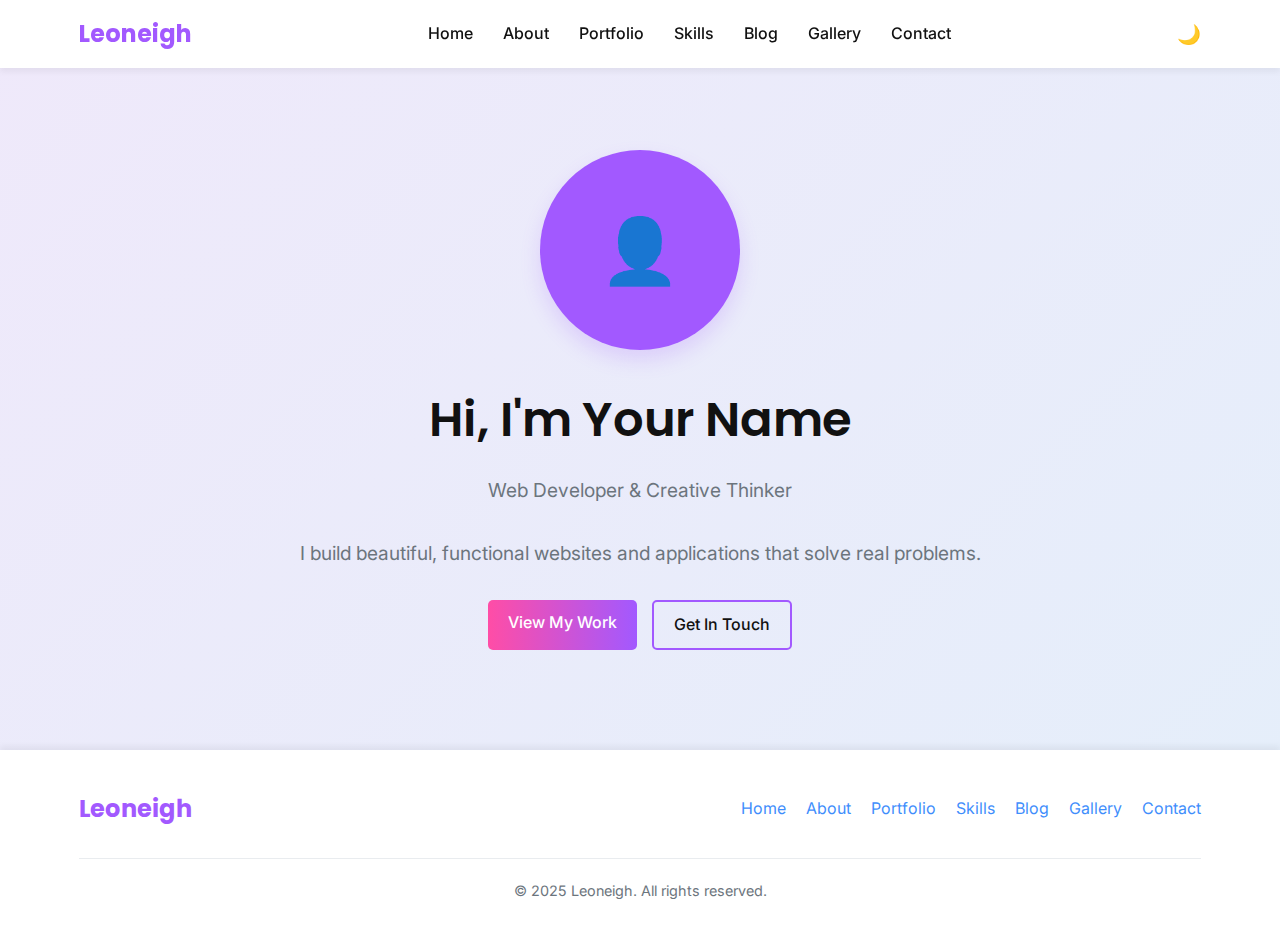
<file: index.html>
<!DOCTYPE html>
<html lang="en">
<head>
    <meta charset="UTF-8">
    <meta name="viewport" content="width=device-width, initial-scale=1.0">
    <title>Leoneigh | Portfolio & Blog</title>
    <link rel="preconnect" href="https://fonts.googleapis.com">
    <link rel="preconnect" href="https://fonts.gstatic.com" crossorigin>
    <link href="https://fonts.googleapis.com/css2?family=Poppins:wght@400;500;600;700&family=Inter:wght@300;400;500&display=swap" rel="stylesheet">
    <link rel="stylesheet" href="style.css">
</head>
<body data-theme="light">
    <!-- Header & Navigation -->
    <header>
        <div class="container">
            <nav>
                <div class="logo"><span>Leoneigh</span></div>
                <ul class="nav-links">
                    <li><a href="index.html">Home</a></li>
                    <li><a href="about.html">About</a></li>
                    <li><a href="portfolio.html">Portfolio</a></li>
                    <li><a href="skills.html">Skills</a></li>
                    <li><a href="blog.html">Blog</a></li>
                    <li><a href="gallery.html">Gallery</a></li>
                    <li><a href="contact.html">Contact</a></li>
                </ul>
                <button class="theme-toggle" id="themeToggle">🌙</button>
                <div class="mobile-menu">☰</div>
            </nav>
        </div>
    </header>

    <!-- Hero Section -->
    <section id="home" class="hero">
        <div class="container">
            <div class="hero-content">
                <div class="hero-image">
                    <span>👤</span>
                </div>
                <h1>Hi, I'm Your Name</h1>
                <p>Web Developer & Creative Thinker</p>
                <p>I build beautiful, functional websites and applications that solve real problems.</p>
                <div class="hero-btns">
                    <a href="#portfolio" class="btn">View My Work</a>
                    <a href="#contact" class="btn btn-outline">Get In Touch</a>
                </div>
            </div>
        </div>
    </section>

    <!-- Footer -->
    <footer>
        <div class="container">
            <div class="footer-content">
                <div class="logo"><span>Leoneigh</span></div>
                <ul class="footer-links">
                    <li><a href="index.html">Home</a></li>
                    <li><a href="about.html">About</a></li>
                    <li><a href="portfolio.html">Portfolio</a></li>
                    <li><a href="skills.html">Skills</a></li>
                    <li><a href="blog.html">Blog</a></li>
                    <li><a href="gallery.html">Gallery</a></li>
                    <li><a href="contact.html">Contact</a></li>
                </ul>
            </div>
            <div class="copyright">
                <p>&copy; 2025 Leoneigh. All rights reserved.</p>
            </div>
        </div>
    </footer>
    <script src="script.js"></script>
</body>
</html>
</file>
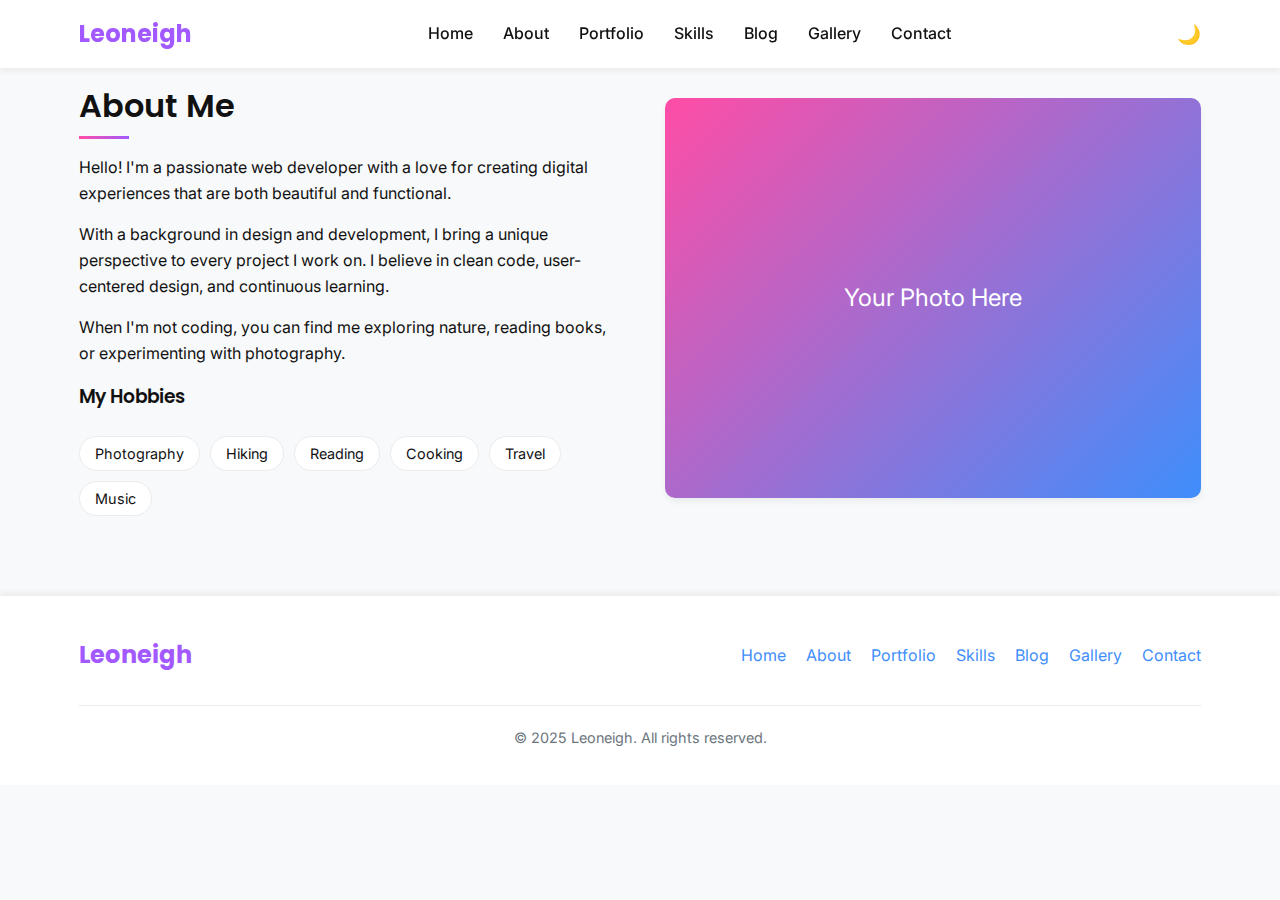
<file: about.html>
<!DOCTYPE html>
<html lang="en">
<head>
    <meta charset="UTF-8">
    <meta name="viewport" content="width=device-width, initial-scale=1.0">
    <title>Leoneigh | Portfolio & Blog</title>
    <link rel="preconnect" href="https://fonts.googleapis.com">
    <link rel="preconnect" href="https://fonts.gstatic.com" crossorigin>
    <link href="https://fonts.googleapis.com/css2?family=Poppins:wght@400;500;600;700&family=Inter:wght@300;400;500&display=swap" rel="stylesheet">
    <link rel="stylesheet" href="style.css">
</head>
<body data-theme="light">
    <!-- Header & Navigation -->
    <header>
        <div class="container">
            <nav>
                <div class="logo"><span>Leoneigh</span></div>
                <ul class="nav-links">
                    <li><a href="index.html">Home</a></li>
                    <li><a href="about.html">About</a></li>
                    <li><a href="portfolio.html">Portfolio</a></li>
                    <li><a href="skills.html">Skills</a></li>
                    <li><a href="blog.html">Blog</a></li>
                    <li><a href="gallery.html">Gallery</a></li>
                    <li><a href="contact.html">Contact</a></li>
                </ul>
                <button class="theme-toggle" id="themeToggle">🌙</button>
                <div class="mobile-menu">☰</div>
            </nav>
        </div>
    </header>
   <!-- About Section -->
    <section id="about" class="about">
        <div class="container">
            <div class="about-content">
                <div class="about-text">
                    <h2>About Me</h2>
                    <p>Hello! I'm a passionate web developer with a love for creating digital experiences that are both beautiful and functional.</p>
                    <p>With a background in design and development, I bring a unique perspective to every project I work on. I believe in clean code, user-centered design, and continuous learning.</p>
                    <p>When I'm not coding, you can find me exploring nature, reading books, or experimenting with photography.</p>
                    
                    <h3>My Hobbies</h3>
                    <div class="hobbies">
                        <span class="hobby-tag">Photography</span>
                        <span class="hobby-tag">Hiking</span>
                        <span class="hobby-tag">Reading</span>
                        <span class="hobby-tag">Cooking</span>
                        <span class="hobby-tag">Travel</span>
                        <span class="hobby-tag">Music</span>
                    </div>
                </div>
                <div class="about-image">
                    <div style="width:100%;height:400px;background:linear-gradient(135deg, var(--pink), var(--blue));display:flex;align-items:center;justify-content:center;color:white;font-size:1.5rem;">
                        Your Photo Here
                    </div>
                </div>
            </div>
        </div>
    </section>
    <!-- Footer -->
    <footer>
        <div class="container">
            <div class="footer-content">
                <div class="logo"><span>Leoneigh</span></div>
                <ul class="footer-links">
                    <li><a href="index.html">Home</a></li>
                    <li><a href="about.html">About</a></li>
                    <li><a href="portfolio.html">Portfolio</a></li>
                    <li><a href="skills.html">Skills</a></li>
                    <li><a href="blog.html">Blog</a></li>
                    <li><a href="gallery.html">Gallery</a></li>
                    <li><a href="contact.html">Contact</a></li>
                </ul>
            </div>
            <div class="copyright">
                <p>&copy; 2025 Leoneigh. All rights reserved.</p>
            </div>
        </div>
    </footer>
    <script src="script.js"></script>
</body>
</html>
</file>
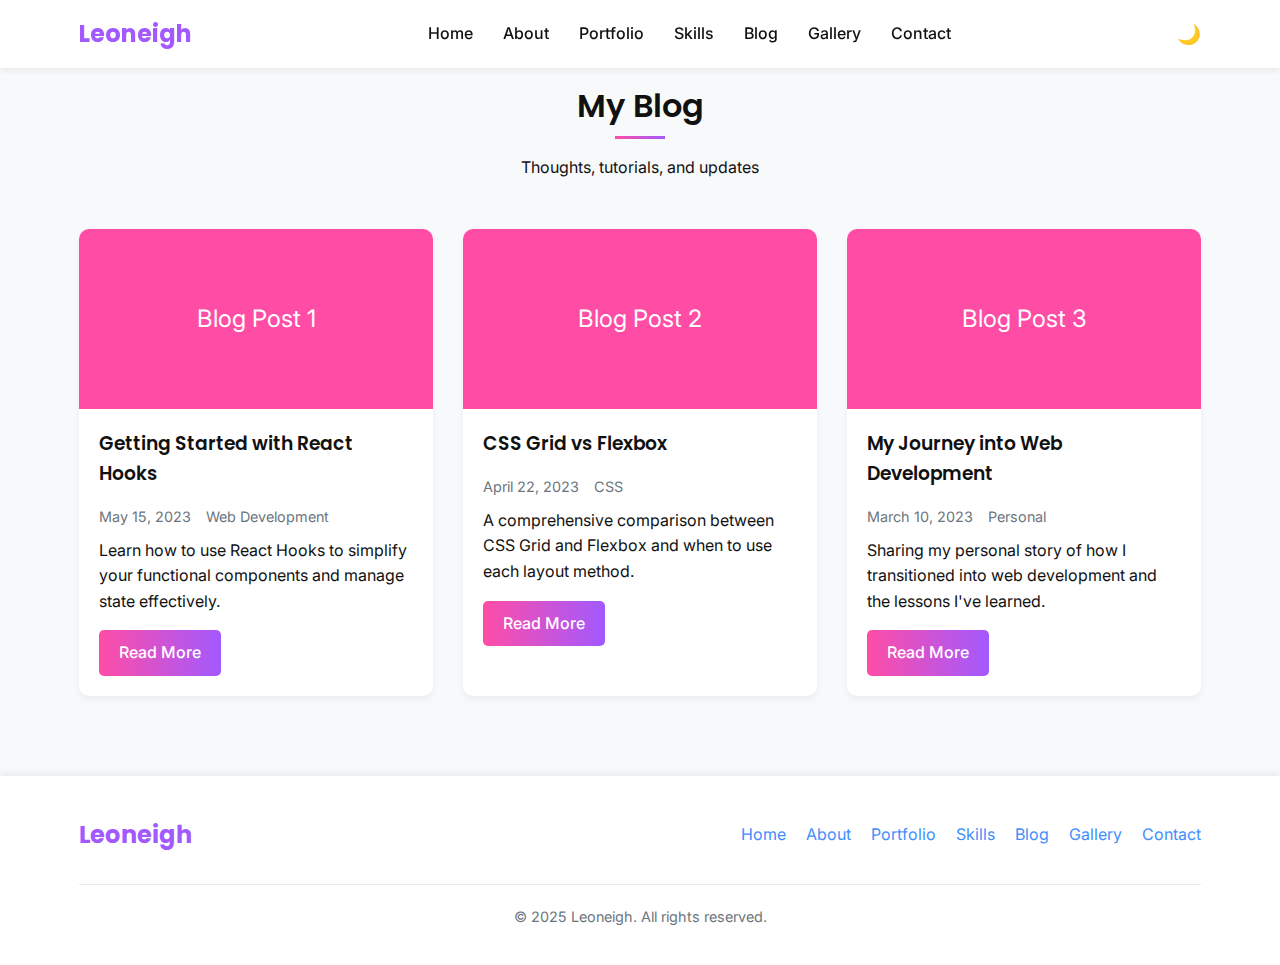
<file: blog.html>
<!DOCTYPE html>
<html lang="en">
<head>
    <meta charset="UTF-8">
    <meta name="viewport" content="width=device-width, initial-scale=1.0">
    <title>Leoneigh | Portfolio & Blog</title>
    <link rel="preconnect" href="https://fonts.googleapis.com">
    <link rel="preconnect" href="https://fonts.gstatic.com" crossorigin>
    <link href="https://fonts.googleapis.com/css2?family=Poppins:wght@400;500;600;700&family=Inter:wght@300;400;500&display=swap" rel="stylesheet">
    <link rel="stylesheet" href="style.css">
</head>
<body data-theme="light">
    <!-- Header & Navigation -->
    <header>
        <div class="container">
            <nav>
                <div class="logo"><span>Leoneigh</span></div>
                <ul class="nav-links">
                    <li><a href="index.html">Home</a></li>
                    <li><a href="about.html">About</a></li>
                    <li><a href="portfolio.html">Portfolio</a></li>
                    <li><a href="skills.html">Skills</a></li>
                    <li><a href="blog.html">Blog</a></li>
                    <li><a href="gallery.html">Gallery</a></li>
                    <li><a href="contact.html">Contact</a></li>
                </ul>
                <button class="theme-toggle" id="themeToggle">🌙</button>
                <div class="mobile-menu">☰</div>
            </nav>
        </div>
    </header>
<!-- Blog Section -->
    <section id="blog" class="blog">
        <div class="container">
            <div class="section-title">
                <h2>My Blog</h2>
                <p>Thoughts, tutorials, and updates</p>
            </div>
            <div class="blog-grid">
                <div class="blog-card">
                    <div class="blog-img">
                        Blog Post 1
                    </div>
                    <div class="blog-content">
                        <h3>Getting Started with React Hooks</h3>
                        <div class="blog-meta">
                            <span class="blog-date">May 15, 2023</span>
                            <span class="blog-category">Web Development</span>
                        </div>
                        <p>Learn how to use React Hooks to simplify your functional components and manage state effectively.</p>
                        <a href="#" class="btn">Read More</a>
                    </div>
                </div>
                <div class="blog-card">
                    <div class="blog-img">
                        Blog Post 2
                    </div>
                    <div class="blog-content">
                        <h3>CSS Grid vs Flexbox</h3>
                        <div class="blog-meta">
                            <span class="blog-date">April 22, 2023</span>
                            <span class="blog-category">CSS</span>
                        </div>
                        <p>A comprehensive comparison between CSS Grid and Flexbox and when to use each layout method.</p>
                        <a href="#" class="btn">Read More</a>
                    </div>
                </div>
                <div class="blog-card">
                    <div class="blog-img">
                        Blog Post 3
                    </div>
                    <div class="blog-content">
                        <h3>My Journey into Web Development</h3>
                        <div class="blog-meta">
                            <span class="blog-date">March 10, 2023</span>
                            <span class="blog-category">Personal</span>
                        </div>
                        <p>Sharing my personal story of how I transitioned into web development and the lessons I've learned.</p>
                        <a href="#" class="btn">Read More</a>
                    </div>
                </div>
            </div>
        </div>
    </section> 
    <!-- Footer -->
    <footer>
        <div class="container">
            <div class="footer-content">
                <div class="logo"><span>Leoneigh</span></div>
                <ul class="footer-links">
                    <li><a href="index.html">Home</a></li>
                    <li><a href="about.html">About</a></li>
                    <li><a href="portfolio.html">Portfolio</a></li>
                    <li><a href="skills.html">Skills</a></li>
                    <li><a href="blog.html">Blog</a></li>
                    <li><a href="gallery.html">Gallery</a></li>
                    <li><a href="contact.html">Contact</a></li>
                </ul>
            </div>
            <div class="copyright">
                <p>&copy; 2025 Leoneigh. All rights reserved.</p>
            </div>
        </div>
    </footer>
<script src="script.js"></script>
</body>
</html>
</file>
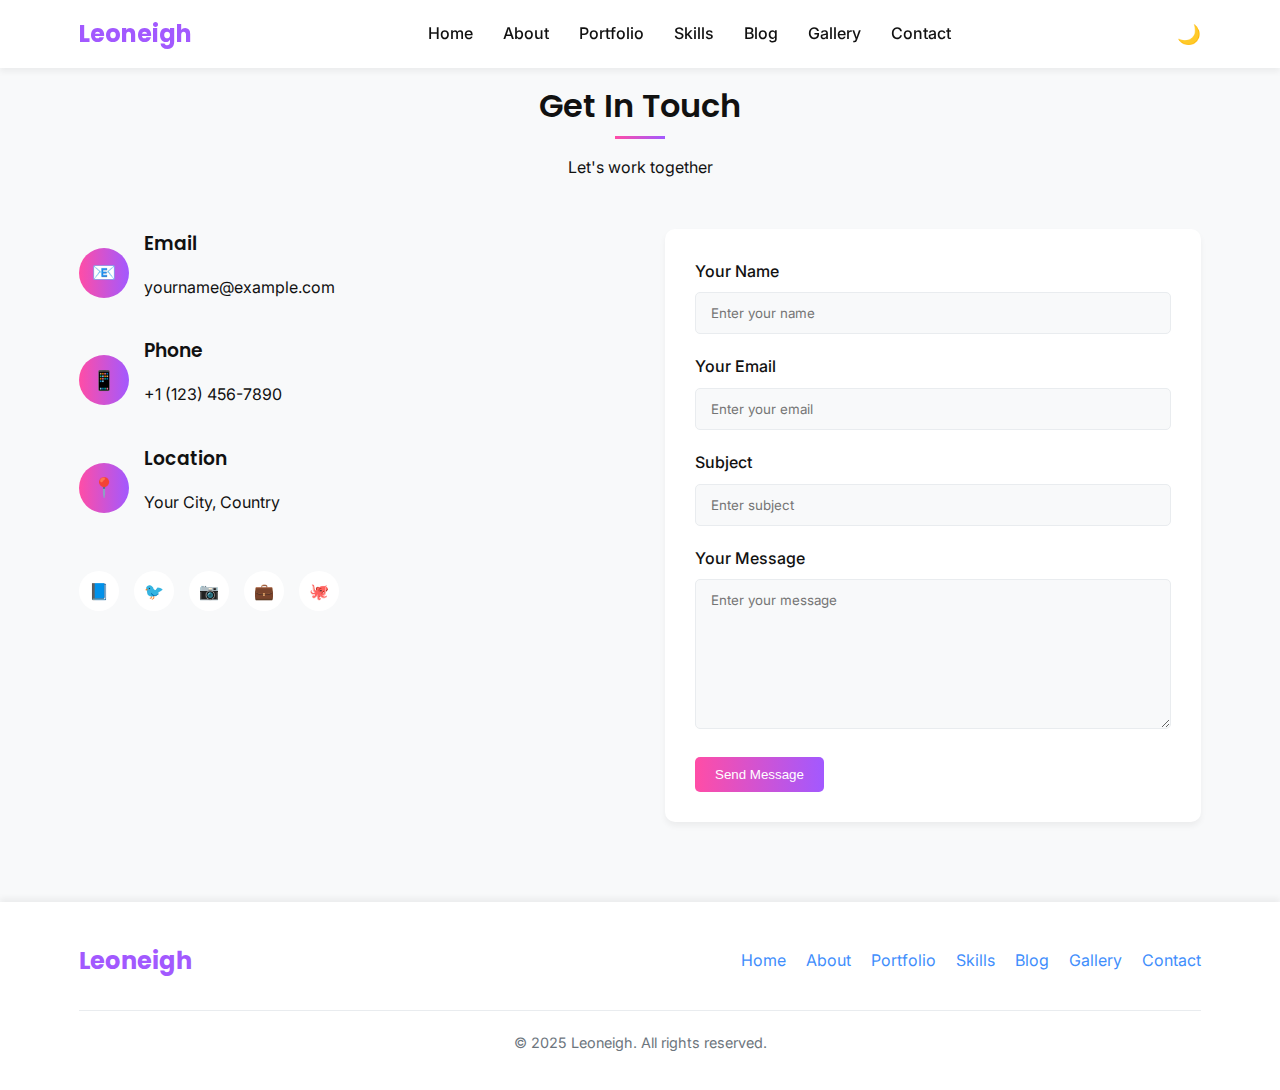
<file: contact.html>
<!DOCTYPE html>
<html lang="en">
<head>
    <meta charset="UTF-8">
    <meta name="viewport" content="width=device-width, initial-scale=1.0">
    <title>Leoneigh | Portfolio & Blog</title>
    <link rel="preconnect" href="https://fonts.googleapis.com">
    <link rel="preconnect" href="https://fonts.gstatic.com" crossorigin>
    <link href="https://fonts.googleapis.com/css2?family=Poppins:wght@400;500;600;700&family=Inter:wght@300;400;500&display=swap" rel="stylesheet">
    <link rel="stylesheet" href="style.css">
</head>
<body data-theme="light">
    <!-- Header & Navigation -->
    <header>
        <div class="container">
            <nav>
                <div class="logo"><span>Leoneigh</span></div>
                <ul class="nav-links">
                    <li><a href="index.html">Home</a></li>
                    <li><a href="about.html">About</a></li>
                    <li><a href="portfolio.html">Portfolio</a></li>
                    <li><a href="skills.html">Skills</a></li>
                    <li><a href="blog.html">Blog</a></li>
                    <li><a href="gallery.html">Gallery</a></li>
                    <li><a href="contact.html">Contact</a></li>
                </ul>
                <button class="theme-toggle" id="themeToggle">🌙</button>
                <div class="mobile-menu">☰</div>
            </nav>
        </div>
    </header>
<!-- Contact Section -->
    <section id="contact" class="contact">
        <div class="container">
            <div class="section-title">
                <h2>Get In Touch</h2>
                <p>Let's work together</p>
            </div>
            <div class="contact-container">
                <div class="contact-info">
                    <div class="contact-item">
                        <div class="contact-icon">📧</div>
                        <div>
                            <h3>Email</h3>
                            <p>yourname@example.com</p>
                        </div>
                    </div>
                    <div class="contact-item">
                        <div class="contact-icon">📱</div>
                        <div>
                            <h3>Phone</h3>
                            <p>+1 (123) 456-7890</p>
                        </div>
                    </div>
                    <div class="contact-item">
                        <div class="contact-icon">📍</div>
                        <div>
                            <h3>Location</h3>
                            <p>Your City, Country</p>
                        </div>
                    </div>
                    <div class="social-links">
                        <a href="#" class="social-link">📘</a>
                        <a href="#" class="social-link">🐦</a>
                        <a href="#" class="social-link">📷</a>
                        <a href="#" class="social-link">💼</a>
                        <a href="#" class="social-link">🐙</a>
                    </div>
                </div>
                <div class="contact-form">
                    <form id="contactForm">
                        <div class="form-group">
                            <label for="name">Your Name</label>
                            <input type="text" id="name" class="form-control" placeholder="Enter your name" required>
                        </div>
                        <div class="form-group">
                            <label for="email">Your Email</label>
                            <input type="email" id="email" class="form-control" placeholder="Enter your email" required>
                        </div>
                        <div class="form-group">
                            <label for="subject">Subject</label>
                            <input type="text" id="subject" class="form-control" placeholder="Enter subject" required>
                        </div>
                        <div class="form-group">
                            <label for="message">Your Message</label>
                            <textarea id="message" class="form-control" placeholder="Enter your message" required></textarea>
                        </div>
                        <button type="submit" class="btn">Send Message</button>
                    </form>
                </div>
            </div>
        </div>
    </section>
    <!-- Footer -->
    <footer>
        <div class="container">
            <div class="footer-content">
                <div class="logo"><span>Leoneigh</span></div>
                <ul class="footer-links">
                    <li><a href="index.html">Home</a></li>
                    <li><a href="about.html">About</a></li>
                    <li><a href="portfolio.html">Portfolio</a></li>
                    <li><a href="skills.html">Skills</a></li>
                    <li><a href="blog.html">Blog</a></li>
                    <li><a href="gallery.html">Gallery</a></li>
                    <li><a href="contact.html">Contact</a></li>
                </ul>
            </div>
            <div class="copyright">
                <p>&copy; 2025 Leoneigh. All rights reserved.</p>
            </div>
        </div>
    </footer>
    <script src="script.js"></script>
</body>
</html>
</file>
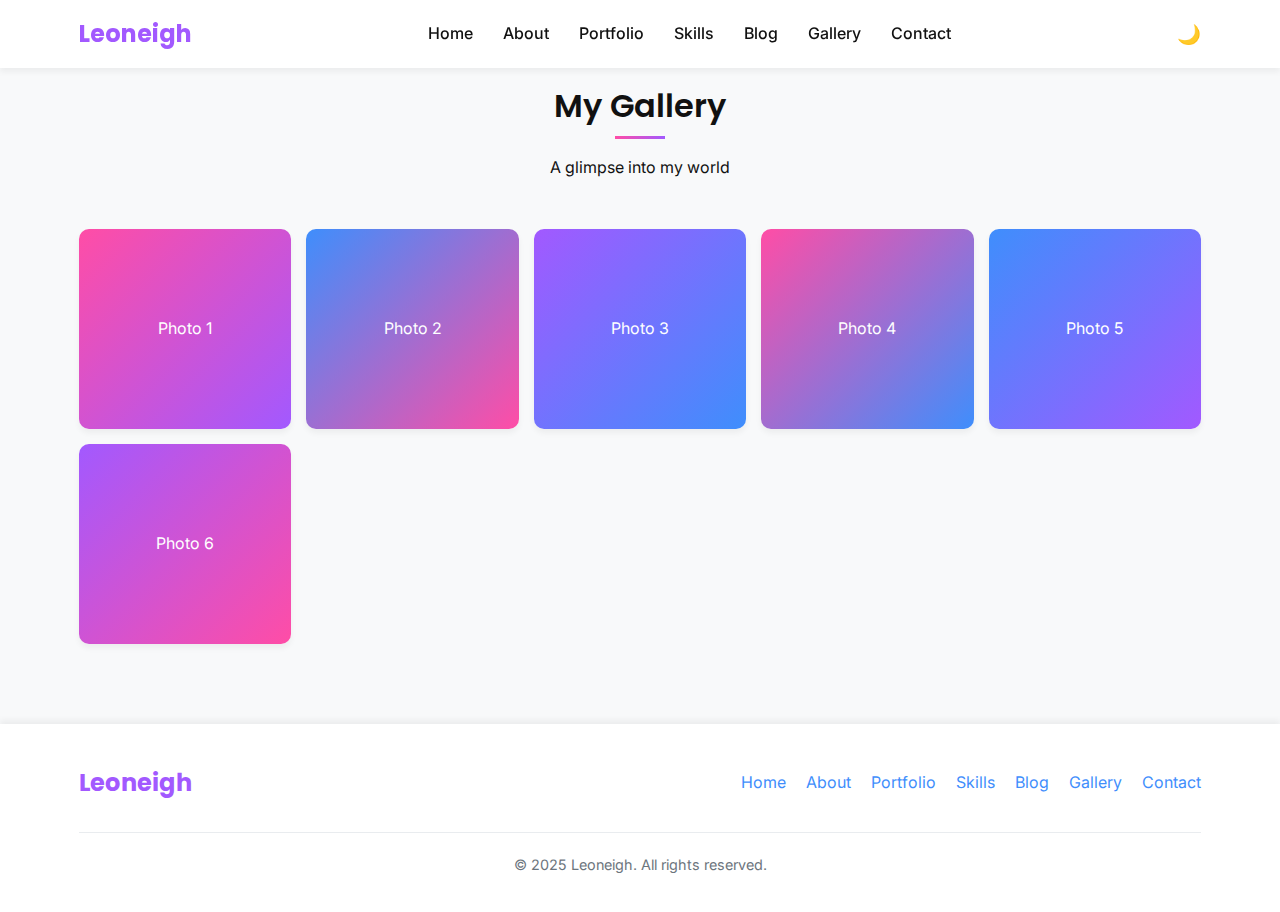
<file: gallery.html>
<!DOCTYPE html>
<html lang="en">
<head>
    <meta charset="UTF-8">
    <meta name="viewport" content="width=device-width, initial-scale=1.0">
    <title>Leoneigh | Portfolio & Blog</title>
    <link rel="preconnect" href="https://fonts.googleapis.com">
    <link rel="preconnect" href="https://fonts.gstatic.com" crossorigin>
    <link href="https://fonts.googleapis.com/css2?family=Poppins:wght@400;500;600;700&family=Inter:wght@300;400;500&display=swap" rel="stylesheet">
    <link rel="stylesheet" href="style.css">
</head>
<body data-theme="light">
    <!-- Header & Navigation -->
    <header>
        <div class="container">
            <nav>
                <div class="logo"><span>Leoneigh</span></div>
                <ul class="nav-links">
                    <li><a href="index.html">Home</a></li>
                    <li><a href="about.html">About</a></li>
                    <li><a href="portfolio.html">Portfolio</a></li>
                    <li><a href="skills.html">Skills</a></li>
                    <li><a href="blog.html">Blog</a></li>
                    <li><a href="gallery.html">Gallery</a></li>
                    <li><a href="contact.html">Contact</a></li>
                </ul>
                <button class="theme-toggle" id="themeToggle">🌙</button>
                <div class="mobile-menu">☰</div>
            </nav>
        </div>
    </header>
<!-- Gallery Section -->
    <section id="gallery" class="gallery">
        <div class="container">
            <div class="section-title">
                <h2>My Gallery</h2>
                <p>A glimpse into my world</p>
            </div>
            <div class="gallery-grid">
                <div class="gallery-item">
                    <div style="width:100%;height:100%;background:linear-gradient(135deg, var(--pink), var(--purple));display:flex;align-items:center;justify-content:center;color:white;">
                        Photo 1
                    </div>
                </div>
                <div class="gallery-item">
                    <div style="width:100%;height:100%;background:linear-gradient(135deg, var(--blue), var(--pink));display:flex;align-items:center;justify-content:center;color:white;">
                        Photo 2
                    </div>
                </div>
                <div class="gallery-item">
                    <div style="width:100%;height:100%;background:linear-gradient(135deg, var(--purple), var(--blue));display:flex;align-items:center;justify-content:center;color:white;">
                        Photo 3
                    </div>
                </div>
                <div class="gallery-item">
                    <div style="width:100%;height:100%;background:linear-gradient(135deg, var(--pink), var(--blue));display:flex;align-items:center;justify-content:center;color:white;">
                        Photo 4
                    </div>
                </div>
                <div class="gallery-item">
                    <div style="width:100%;height:100%;background:linear-gradient(135deg, var(--blue), var(--purple));display:flex;align-items:center;justify-content:center;color:white;">
                        Photo 5
                    </div>
                </div>
                <div class="gallery-item">
                    <div style="width:100%;height:100%;background:linear-gradient(135deg, var(--purple), var(--pink));display:flex;align-items:center;justify-content:center;color:white;">
                        Photo 6
                    </div>
                </div>
            </div>
        </div>
    </section>
    <!-- Footer -->
    <footer>
        <div class="container">
            <div class="footer-content">
                <div class="logo"><span>Leoneigh</span></div>
                <ul class="footer-links">
                    <li><a href="index.html">Home</a></li>
                    <li><a href="about.html">About</a></li>
                    <li><a href="portfolio.html">Portfolio</a></li>
                    <li><a href="skills.html">Skills</a></li>
                    <li><a href="blog.html">Blog</a></li>
                    <li><a href="gallery.html">Gallery</a></li>
                    <li><a href="contact.html">Contact</a></li>
                </ul>
            </div>
            <div class="copyright">
                <p>&copy; 2025 Leoneigh. All rights reserved.</p>
            </div>
        </div>
    </footer>
 <script src="script.js"></script>
</body>
</html>
</file>
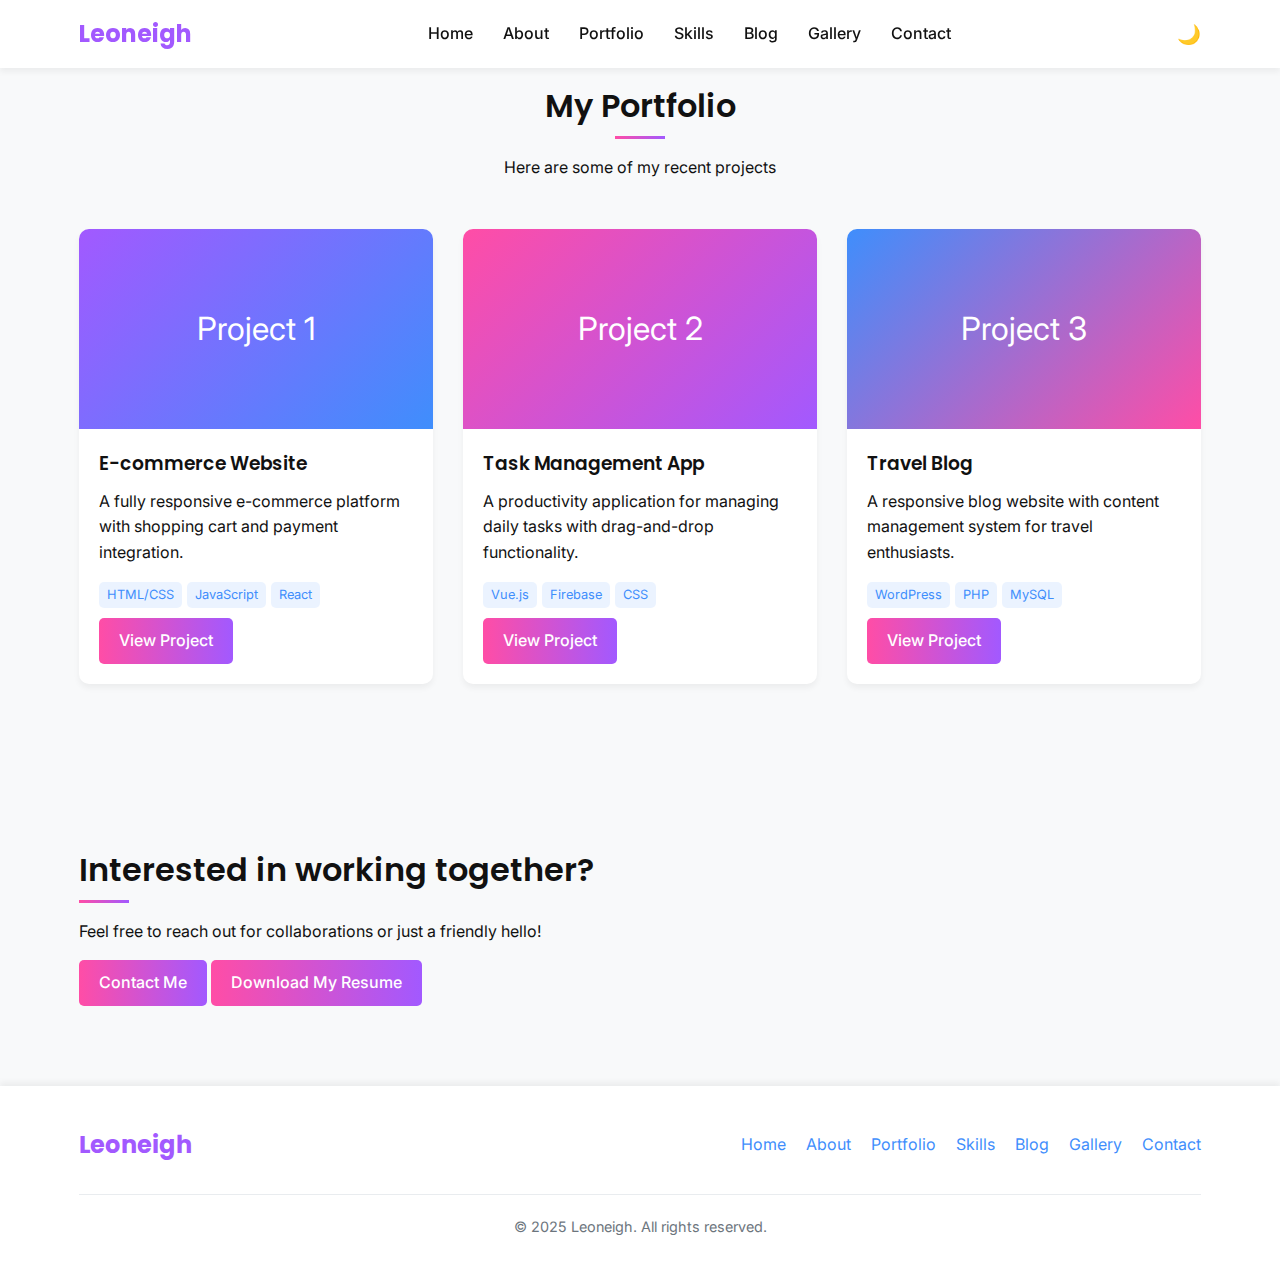
<file: portfolio.html>
<!DOCTYPE html>
<html lang="en">
<head>
    <meta charset="UTF-8">
    <meta name="viewport" content="width=device-width, initial-scale=1.0">
    <title>Leoneigh | Portfolio & Blog</title>
    <link rel="preconnect" href="https://fonts.googleapis.com">
    <link rel="preconnect" href="https://fonts.gstatic.com" crossorigin>
    <link href="https://fonts.googleapis.com/css2?family=Poppins:wght@400;500;600;700&family=Inter:wght@300;400;500&display=swap" rel="stylesheet">
    <link rel="stylesheet" href="style.css">
</head>
<body data-theme="light">
    <!-- Header & Navigation -->
    <header>
        <div class="container">
            <nav>
                <div class="logo"><span>Leoneigh</span></div>
                <ul class="nav-links">
                    <li><a href="index.html">Home</a></li>
                    <li><a href="about.html">About</a></li>
                    <li><a href="portfolio.html">Portfolio</a></li>
                    <li><a href="skills.html">Skills</a></li>
                    <li><a href="blog.html">Blog</a></li>
                    <li><a href="gallery.html">Gallery</a></li>
                    <li><a href="contact.html">Contact</a></li>
                </ul>
                <button class="theme-toggle" id="themeToggle">🌙</button>
                <div class="mobile-menu">☰</div>
            </nav>
        </div>
    </header>
<!-- Portfolio Section -->
    <section id="portfolio" class="portfolio">
        <div class="container">
            <div class="section-title">
                <h2>My Portfolio</h2>
                <p>Here are some of my recent projects</p>
            </div>
            <div class="portfolio-grid">
                <div class="portfolio-item">
                    <div class="portfolio-img" style="background:linear-gradient(135deg, var(--purple), var(--blue));">
                        Project 1
                    </div>
                    <div class="portfolio-content">
                        <h3>E-commerce Website</h3>
                        <p>A fully responsive e-commerce platform with shopping cart and payment integration.</p>
                        <div class="portfolio-tags">
                            <span class="portfolio-tag">HTML/CSS</span>
                            <span class="portfolio-tag">JavaScript</span>
                            <span class="portfolio-tag">React</span>
                        </div>
                        <a href="#" class="btn">View Project</a>
                    </div>
                </div>
                <div class="portfolio-item">
                    <div class="portfolio-img" style="background:linear-gradient(135deg, var(--pink), var(--purple));">
                        Project 2
                    </div>
                    <div class="portfolio-content">
                        <h3>Task Management App</h3>
                        <p>A productivity application for managing daily tasks with drag-and-drop functionality.</p>
                        <div class="portfolio-tags">
                            <span class="portfolio-tag">Vue.js</span>
                            <span class="portfolio-tag">Firebase</span>
                            <span class="portfolio-tag">CSS</span>
                        </div>
                        <a href="#" class="btn">View Project</a>
                    </div>
                </div>
                <div class="portfolio-item">
                    <div class="portfolio-img" style="background:linear-gradient(135deg, var(--blue), var(--pink));">
                        Project 3
                    </div>
                    <div class="portfolio-content">
                        <h3>Travel Blog</h3>
                        <p>A responsive blog website with content management system for travel enthusiasts.</p>
                        <div class="portfolio-tags">
                            <span class="portfolio-tag">WordPress</span>
                            <span class="portfolio-tag">PHP</span>
                            <span class="portfolio-tag">MySQL</span>
                        </div>
                        <a href="#" class="btn">View Project</a>
                    </div>
                </div>
            </div>
        </div>
    </section>
    <section class="cta">
        <div class="container">
            <div class="cta-content">
                <h2>Interested in working together?</h2>
                <p>Feel free to reach out for collaborations or just a friendly hello!</p>
                <a href="contact.html" class="btn">Contact Me</a>
                <a href="#" class="btn">Download My Resume</a>
            </div>
        </div>
    </section>
    <!-- Footer -->
    <footer>
        <div class="container">
            <div class="footer-content">
                <div class="logo"><span>Leoneigh</span></div>
                <ul class="footer-links">
                    <li><a href="index.html">Home</a></li>
                    <li><a href="about.html">About</a></li>
                    <li><a href="portfolio.html">Portfolio</a></li>
                    <li><a href="skills.html">Skills</a></li>
                    <li><a href="blog.html">Blog</a></li>
                    <li><a href="gallery.html">Gallery</a></li>
                    <li><a href="contact.html">Contact</a></li>
                </ul>
            </div>
            <div class="copyright">
                <p>&copy; 2025 Leoneigh. All rights reserved.</p>
            </div>
        </div>
    </footer>
    <script src="script.js"></script>
</body>
</html>
</file>
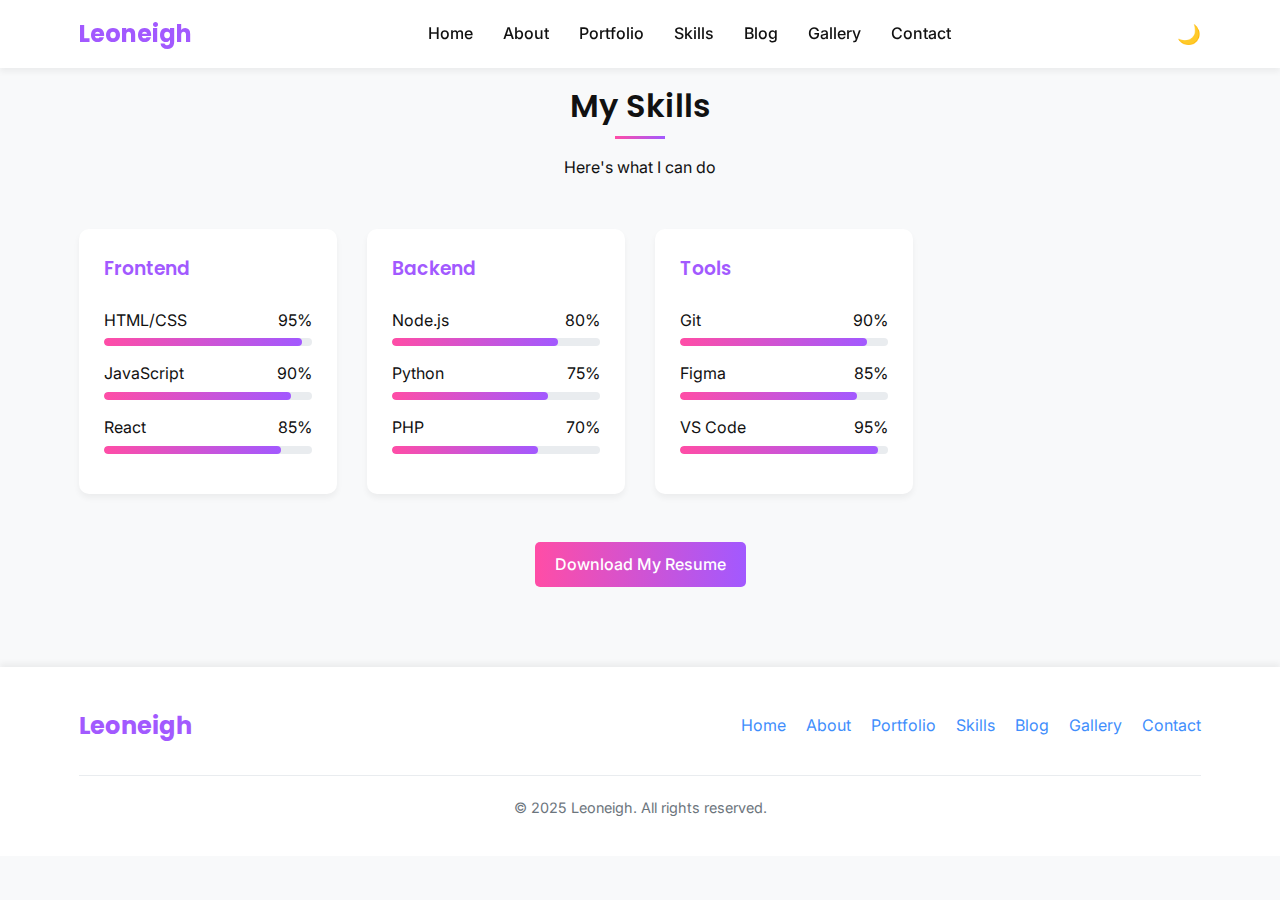
<file: skills.html>
<!DOCTYPE html>
<html lang="en">
<head>
    <meta charset="UTF-8">
    <meta name="viewport" content="width=device-width, initial-scale=1.0">
    <title>Leoneigh | Portfolio & Blog</title>
    <link rel="preconnect" href="https://fonts.googleapis.com">
    <link rel="preconnect" href="https://fonts.gstatic.com" crossorigin>
    <link href="https://fonts.googleapis.com/css2?family=Poppins:wght@400;500;600;700&family=Inter:wght@300;400;500&display=swap" rel="stylesheet">
    <link rel="stylesheet" href="style.css">
</head>
<body data-theme="light">
    <!-- Header & Navigation -->
    <header>
        <div class="container">
            <nav>
                <div class="logo"><span>Leoneigh</span></div>
                <ul class="nav-links">
                    <li><a href="index.html">Home</a></li>
                    <li><a href="about.html">About</a></li>
                    <li><a href="portfolio.html">Portfolio</a></li>
                    <li><a href="skills.html">Skills</a></li>
                    <li><a href="blog.html">Blog</a></li>
                    <li><a href="gallery.html">Gallery</a></li>
                    <li><a href="contact.html">Contact</a></li>
                </ul>
                <button class="theme-toggle" id="themeToggle">🌙</button>
                <div class="mobile-menu">☰</div>
            </nav>
        </div>
    </header>
 <!-- Skills Section -->
    <section id="skills" class="skills">
        <div class="container">
            <div class="section-title">
                <h2>My Skills</h2>
                <p>Here's what I can do</p>
            </div>
            <div class="skills-container">
                <div class="skill-category">
                    <h3>Frontend</h3>
                    <div class="skill-item">
                        <div class="skill-name">
                            <span>HTML/CSS</span>
                            <span>95%</span>
                        </div>
                        <div class="skill-bar">
                            <div class="skill-level" style="width: 95%;"></div>
                        </div>
                    </div>
                    <div class="skill-item">
                        <div class="skill-name">
                            <span>JavaScript</span>
                            <span>90%</span>
                        </div>
                        <div class="skill-bar">
                            <div class="skill-level" style="width: 90%;"></div>
                        </div>
                    </div>
                    <div class="skill-item">
                        <div class="skill-name">
                            <span>React</span>
                            <span>85%</span>
                        </div>
                        <div class="skill-bar">
                            <div class="skill-level" style="width: 85%;"></div>
                        </div>
                    </div>
                </div>
                <div class="skill-category">
                    <h3>Backend</h3>
                    <div class="skill-item">
                        <div class="skill-name">
                            <span>Node.js</span>
                            <span>80%</span>
                        </div>
                        <div class="skill-bar">
                            <div class="skill-level" style="width: 80%;"></div>
                        </div>
                    </div>
                    <div class="skill-item">
                        <div class="skill-name">
                            <span>Python</span>
                            <span>75%</span>
                        </div>
                        <div class="skill-bar">
                            <div class="skill-level" style="width: 75%;"></div>
                        </div>
                    </div>
                    <div class="skill-item">
                        <div class="skill-name">
                            <span>PHP</span>
                            <span>70%</span>
                        </div>
                        <div class="skill-bar">
                            <div class="skill-level" style="width: 70%;"></div>
                        </div>
                    </div>
                </div>
                <div class="skill-category">
                    <h3>Tools</h3>
                    <div class="skill-item">
                        <div class="skill-name">
                            <span>Git</span>
                            <span>90%</span>
                        </div>
                        <div class="skill-bar">
                            <div class="skill-level" style="width: 90%;"></div>
                        </div>
                    </div>
                    <div class="skill-item">
                        <div class="skill-name">
                            <span>Figma</span>
                            <span>85%</span>
                        </div>
                        <div class="skill-bar">
                            <div class="skill-level" style="width: 85%;"></div>
                        </div>
                    </div>
                    <div class="skill-item">
                        <div class="skill-name">
                            <span>VS Code</span>
                            <span>95%</span>
                        </div>
                        <div class="skill-bar">
                            <div class="skill-level" style="width: 95%;"></div>
                        </div>
                    </div>
                </div>
            </div>
            <div class="resume-download">
                <a href="#" class="btn">Download My Resume</a>
            </div>
        </div>
    </section>
    <!-- Footer -->
    <footer>
        <div class="container">
            <div class="footer-content">
                <div class="logo"><span>Leoneigh</span></div>
                <ul class="footer-links">
                    <li><a href="index.html">Home</a></li>
                    <li><a href="about.html">About</a></li>
                    <li><a href="portfolio.html">Portfolio</a></li>
                    <li><a href="skills.html">Skills</a></li>
                    <li><a href="blog.html">Blog</a></li>
                    <li><a href="gallery.html">Gallery</a></li>
                    <li><a href="contact.html">Contact</a></li>
                </ul>
            </div>
            <div class="copyright">
                <p>&copy; 2025 Leoneigh. All rights reserved.</p>
            </div>
        </div>
    </footer>
    <script src="script.js"></script>
</body>
</html>
</file>
<file: style.css>
:root {
            --pink: #ff4da6;
            --blue: #3f8efc;
            --purple: #a259ff;
            --black: #111111;
            --white: #ffffff;
            --light-bg: #f8f9fa;
            --dark-bg: #1a1a1a;
            --gray: #6c757d;
            --light-gray: #e9ecef;
            --dark-gray: #343a40;
        }

        [data-theme="light"] {
            --bg-color: var(--light-bg);
            --text-color: var(--black);
            --card-bg: var(--white);
            --border-color: var(--light-gray);
            --shadow: 0 4px 6px rgba(0, 0, 0, 0.05);
        }

        [data-theme="dark"] {
            --bg-color: var(--dark-bg);
            --text-color: var(--white);
            --card-bg: var(--black);
            --border-color: var(--dark-gray);
            --shadow: 0 4px 6px rgba(0, 0, 0, 0.3);
        }

        * {
            margin: 0;
            padding: 0;
            box-sizing: border-box;
            transition: background-color 0.3s, color 0.3s;
        }

        html {
            scroll-behavior: smooth;
        }

        body {
            font-family: 'Inter', sans-serif;
            background-color: var(--bg-color);
            color: var(--text-color);
            line-height: 1.6;
        }

        h1, h2, h3, h4, h5, h6 {
            font-family: 'Poppins', sans-serif;
            font-weight: 600;
            margin-bottom: 1rem;
        }

        h1 {
            font-size: 2.5rem;
        }

        h2 {
            font-size: 2rem;
            margin-bottom: 1.5rem;
            position: relative;
        }

        h2::after {
            content: '';
            position: absolute;
            bottom: -8px;
            left: 0;
            width: 50px;
            height: 3px;
            background: linear-gradient(to right, var(--pink), var(--purple));
        }

        p {
            margin-bottom: 1rem;
        }

        a {
            color: var(--blue);
            text-decoration: none;
            transition: color 0.3s;
        }

        a:hover {
            color: var(--purple);
        }

        .container {
            width: 90%;
            max-width: 1200px;
            margin: 0 auto;
            padding: 0 15px;
        }

        .btn {
            display: inline-block;
            padding: 10px 20px;
            background: linear-gradient(to right, var(--pink), var(--purple));
            color: white;
            border: none;
            border-radius: 5px;
            font-weight: 500;
            cursor: pointer;
            transition: transform 0.3s, box-shadow 0.3s;
        }

        .btn:hover {
            transform: translateY(-2px);
            box-shadow: 0 4px 10px rgba(162, 89, 255, 0.3);
            color: white;
        }

        .btn-outline {
            background: transparent;
            border: 2px solid var(--purple);
            color: var(--text-color);
        }

        .btn-outline:hover {
            background: var(--purple);
            color: white;
        }

        section {
            padding: 80px 0;
        }

        .section-title {
            text-align: center;
            margin-bottom: 3rem;
        }

        .section-title h2::after {
            left: 50%;
            transform: translateX(-50%);
        }

        /* Header & Navigation */
        header {
            position: fixed;
            top: 0;
            left: 0;
            width: 100%;
            background-color: var(--card-bg);
            box-shadow: var(--shadow);
            z-index: 1000;
            padding: 15px 0;
        }

        nav {
            display: flex;
            justify-content: space-between;
            align-items: center;
        }

        .logo {
            font-family: 'Poppins', sans-serif;
            font-weight: 700;
            font-size: 1.5rem;
            color: var(--text-color);
        }

        .logo span {
            color: var(--purple);
        }

        .nav-links {
            display: flex;
            list-style: none;
        }

        .nav-links li {
            margin-left: 30px;
        }

        .nav-links a {
            color: var(--text-color);
            font-weight: 500;
            position: relative;
        }

        .nav-links a::after {
            content: '';
            position: absolute;
            bottom: -5px;
            left: 0;
            width: 0;
            height: 2px;
            background-color: var(--pink);
            transition: width 0.3s;
        }

        .nav-links a:hover::after {
            width: 100%;
        }

        .theme-toggle {
            background: none;
            border: none;
            color: var(--text-color);
            cursor: pointer;
            font-size: 1.2rem;
            margin-left: 20px;
        }

        .mobile-menu {
            display: none;
            font-size: 1.5rem;
            cursor: pointer;
        }

        /* Hero Section */
        .hero {
            padding-top: 150px;
            padding-bottom: 100px;
            text-align: center;
            background: linear-gradient(135deg, rgba(162, 89, 255, 0.1) 0%, rgba(63, 142, 252, 0.1) 100%);
        }

        .hero-content {
            max-width: 800px;
            margin: 0 auto;
        }

        .hero h1 {
            font-size: 3rem;
            margin-bottom: 1rem;
        }

        .hero p {
            font-size: 1.2rem;
            margin-bottom: 2rem;
            color: var(--gray);
        }

        .hero-btns {
            display: flex;
            justify-content: center;
            gap: 15px;
            margin-top: 2rem;
        }

        .hero-image {
            width: 200px;
            height: 200px;
            border-radius: 50%;
            margin: 0 auto 2rem;
            background-color: var(--purple);
            display: flex;
            align-items: center;
            justify-content: center;
            color: white;
            font-size: 4rem;
            box-shadow: 0 10px 20px rgba(162, 89, 255, 0.2);
        }

        /* About Section */
        .about-content {
            display: grid;
            grid-template-columns: 1fr 1fr;
            gap: 50px;
            align-items: center;
        }

        .about-text h2 {
            margin-bottom: 1.5rem;
        }

        .about-image {
            border-radius: 10px;
            overflow: hidden;
            box-shadow: var(--shadow);
        }

        .about-image img {
            width: 100%;
            height: auto;
            display: block;
        }

        .hobbies {
            display: flex;
            flex-wrap: wrap;
            gap: 10px;
            margin-top: 1.5rem;
        }

        .hobby-tag {
            background-color: var(--card-bg);
            padding: 5px 15px;
            border-radius: 20px;
            font-size: 0.9rem;
            border: 1px solid var(--border-color);
        }

        /* Portfolio Section */
        .portfolio-grid {
            display: grid;
            grid-template-columns: repeat(auto-fill, minmax(300px, 1fr));
            gap: 30px;
        }

        .portfolio-item {
            background-color: var(--card-bg);
            border-radius: 10px;
            overflow: hidden;
            box-shadow: var(--shadow);
            transition: transform 0.3s;
        }

        .portfolio-item:hover {
            transform: translateY(-5px);
        }

        .portfolio-img {
            height: 200px;
            background-color: var(--blue);
            display: flex;
            align-items: center;
            justify-content: center;
            color: white;
            font-size: 2rem;
        }

        .portfolio-content {
            padding: 20px;
        }

        .portfolio-content h3 {
            margin-bottom: 10px;
        }

        .portfolio-tags {
            display: flex;
            flex-wrap: wrap;
            gap: 5px;
            margin: 10px 0;
        }

        .portfolio-tag {
            background-color: rgba(63, 142, 252, 0.1);
            color: var(--blue);
            padding: 3px 8px;
            border-radius: 5px;
            font-size: 0.8rem;
        }

        /* Skills Section */
        .skills-container {
            display: grid;
            grid-template-columns: repeat(auto-fill, minmax(250px, 1fr));
            gap: 30px;
        }

        .skill-category {
            background-color: var(--card-bg);
            padding: 25px;
            border-radius: 10px;
            box-shadow: var(--shadow);
        }

        .skill-category h3 {
            margin-bottom: 1.5rem;
            color: var(--purple);
        }

        .skill-item {
            margin-bottom: 15px;
        }

        .skill-name {
            display: flex;
            justify-content: space-between;
            margin-bottom: 5px;
        }

        .skill-bar {
            height: 8px;
            background-color: var(--border-color);
            border-radius: 4px;
            overflow: hidden;
        }

        .skill-level {
            height: 100%;
            background: linear-gradient(to right, var(--pink), var(--purple));
            border-radius: 4px;
        }

        .resume-download {
            text-align: center;
            margin-top: 3rem;
        }

        /* Blog Section */
        .blog-grid {
            display: grid;
            grid-template-columns: repeat(auto-fill, minmax(300px, 1fr));
            gap: 30px;
        }

        .blog-card {
            background-color: var(--card-bg);
            border-radius: 10px;
            overflow: hidden;
            box-shadow: var(--shadow);
        }

        .blog-img {
            height: 180px;
            background-color: var(--pink);
            display: flex;
            align-items: center;
            justify-content: center;
            color: white;
            font-size: 1.5rem;
        }

        .blog-content {
            padding: 20px;
        }

        .blog-meta {
            display: flex;
            font-size: 0.9rem;
            color: var(--gray);
            margin-bottom: 10px;
        }

        .blog-date {
            margin-right: 15px;
        }

        /* Gallery Section */
        .gallery-grid {
            display: grid;
            grid-template-columns: repeat(auto-fill, minmax(200px, 1fr));
            gap: 15px;
        }

        .gallery-item {
            height: 200px;
            border-radius: 10px;
            overflow: hidden;
            box-shadow: var(--shadow);
        }

        .gallery-item img {
            width: 100%;
            height: 100%;
            object-fit: cover;
            transition: transform 0.3s;
        }

        .gallery-item:hover img {
            transform: scale(1.05);
        }

        /* Contact Section */
        .contact-container {
            display: grid;
            grid-template-columns: 1fr 1fr;
            gap: 50px;
        }

        .contact-info {
            display: flex;
            flex-direction: column;
            gap: 20px;
        }

        .contact-item {
            display: flex;
            align-items: center;
        }

        .contact-icon {
            width: 50px;
            height: 50px;
            background: linear-gradient(to right, var(--pink), var(--purple));
            border-radius: 50%;
            display: flex;
            align-items: center;
            justify-content: center;
            margin-right: 15px;
            color: white;
            font-size: 1.2rem;
        }

        .contact-form {
            background-color: var(--card-bg);
            padding: 30px;
            border-radius: 10px;
            box-shadow: var(--shadow);
        }

        .form-group {
            margin-bottom: 20px;
        }

        .form-group label {
            display: block;
            margin-bottom: 8px;
            font-weight: 500;
        }

        .form-control {
            width: 100%;
            padding: 12px 15px;
            background-color: var(--bg-color);
            border: 1px solid var(--border-color);
            border-radius: 5px;
            color: var(--text-color);
            font-family: 'Inter', sans-serif;
        }

        textarea.form-control {
            min-height: 150px;
            resize: vertical;
        }

        .social-links {
            display: flex;
            gap: 15px;
            margin-top: 20px;
        }

        .social-link {
            width: 40px;
            height: 40px;
            background-color: var(--card-bg);
            border-radius: 50%;
            display: flex;
            align-items: center;
            justify-content: center;
            color: var(--text-color);
            transition: all 0.3s;
        }

        .social-link:hover {
            background: linear-gradient(to right, var(--pink), var(--purple));
            color: white;
            transform: translateY(-3px);
        }

        /* Footer */
        footer {
            background-color: var(--card-bg);
            padding: 40px 0 20px;
            box-shadow: 0 -4px 6px rgba(0, 0, 0, 0.05);
        }

        .footer-content {
            display: flex;
            justify-content: space-between;
            align-items: center;
            margin-bottom: 30px;
        }

        .footer-links {
            display: flex;
            list-style: none;
            gap: 20px;
        }

        .copyright {
            text-align: center;
            padding-top: 20px;
            border-top: 1px solid var(--border-color);
            color: var(--gray);
            font-size: 0.9rem;
        }

        /* Responsive Design */
        @media (max-width: 992px) {
            .about-content,
            .contact-container {
                grid-template-columns: 1fr;
            }
            
            .hero h1 {
                font-size: 2.5rem;
            }
        }

        @media (max-width: 768px) {
            .nav-links {
                display: none;
            }
            
            .mobile-menu {
                display: block;
            }
            
            .hero-btns {
                flex-direction: column;
                align-items: center;
            }
            
            .footer-content {
                flex-direction: column;
                gap: 20px;
                text-align: center;
            }
            
            .footer-links {
                justify-content: center;
            }
        }

        @media (max-width: 576px) {
            section {
                padding: 60px 0;
            }
            
            .hero {
                padding-top: 120px;
            }
            
            .hero h1 {
                font-size: 2rem;
            }
            
            h2 {
                font-size: 1.7rem;
            }
        }
</file>
